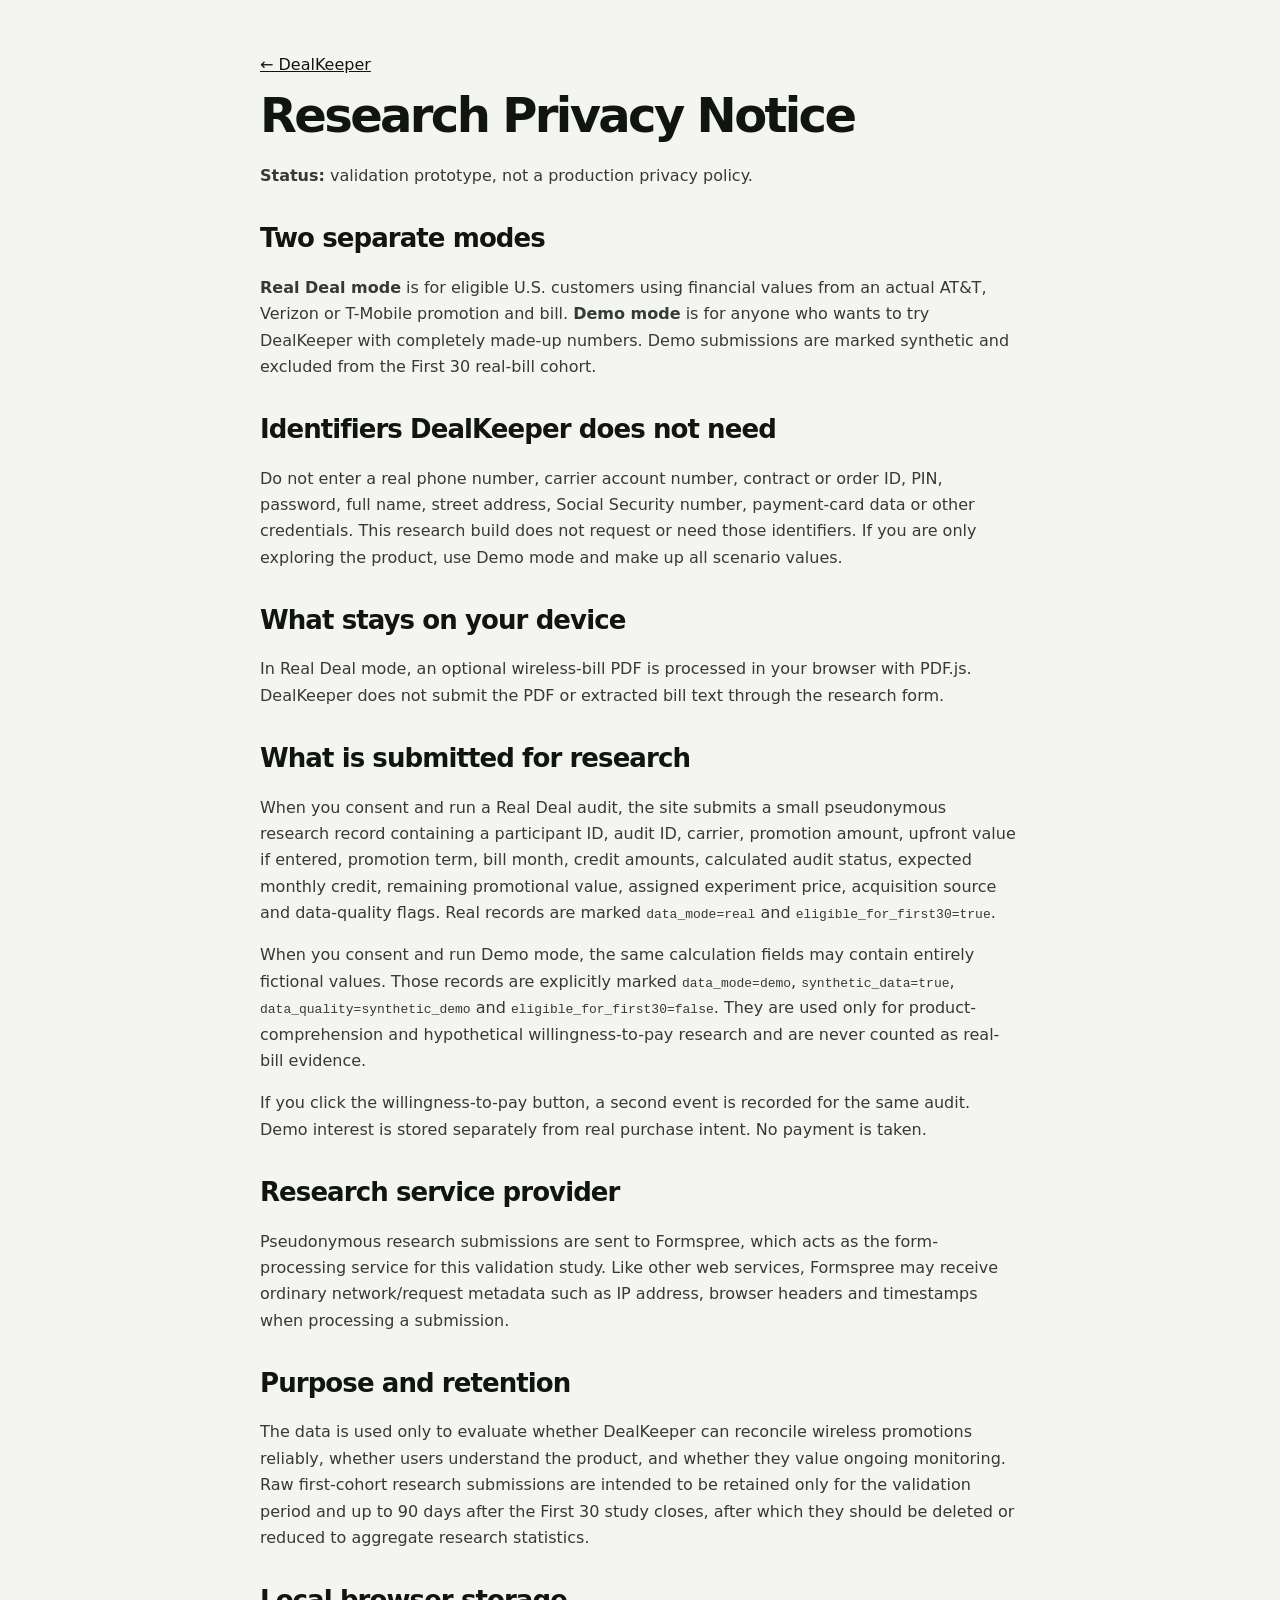
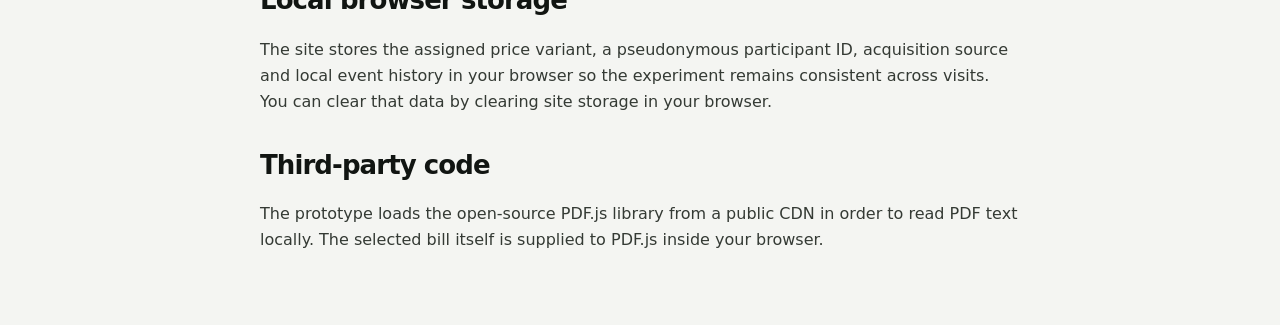
<file: privacy.html>
<!doctype html><html><head><meta charset="utf-8"><meta name="viewport" content="width=device-width,initial-scale=1"><title>DealKeeper Research Privacy</title><link rel="stylesheet" href="styles.css"></head><body><main class="container prose">
<a href="index.html">← DealKeeper</a>
<h1>Research Privacy Notice</h1>
<p><strong>Status:</strong> validation prototype, not a production privacy policy.</p>
<h2>Two separate modes</h2>
<p><strong>Real Deal mode</strong> is for eligible U.S. customers using financial values from an actual AT&amp;T, Verizon or T-Mobile promotion and bill. <strong>Demo mode</strong> is for anyone who wants to try DealKeeper with completely made-up numbers. Demo submissions are marked synthetic and excluded from the First 30 real-bill cohort.</p>
<h2>Identifiers DealKeeper does not need</h2>
<p>Do not enter a real phone number, carrier account number, contract or order ID, PIN, password, full name, street address, Social Security number, payment-card data or other credentials. This research build does not request or need those identifiers. If you are only exploring the product, use Demo mode and make up all scenario values.</p>
<h2>What stays on your device</h2>
<p>In Real Deal mode, an optional wireless-bill PDF is processed in your browser with PDF.js. DealKeeper does not submit the PDF or extracted bill text through the research form.</p>
<h2>What is submitted for research</h2>
<p>When you consent and run a Real Deal audit, the site submits a small pseudonymous research record containing a participant ID, audit ID, carrier, promotion amount, upfront value if entered, promotion term, bill month, credit amounts, calculated audit status, expected monthly credit, remaining promotional value, assigned experiment price, acquisition source and data-quality flags. Real records are marked <code>data_mode=real</code> and <code>eligible_for_first30=true</code>.</p>
<p>When you consent and run Demo mode, the same calculation fields may contain entirely fictional values. Those records are explicitly marked <code>data_mode=demo</code>, <code>synthetic_data=true</code>, <code>data_quality=synthetic_demo</code> and <code>eligible_for_first30=false</code>. They are used only for product-comprehension and hypothetical willingness-to-pay research and are never counted as real-bill evidence.</p>
<p>If you click the willingness-to-pay button, a second event is recorded for the same audit. Demo interest is stored separately from real purchase intent. No payment is taken.</p>
<h2>Research service provider</h2>
<p>Pseudonymous research submissions are sent to Formspree, which acts as the form-processing service for this validation study. Like other web services, Formspree may receive ordinary network/request metadata such as IP address, browser headers and timestamps when processing a submission.</p>
<h2>Purpose and retention</h2>
<p>The data is used only to evaluate whether DealKeeper can reconcile wireless promotions reliably, whether users understand the product, and whether they value ongoing monitoring. Raw first-cohort research submissions are intended to be retained only for the validation period and up to 90 days after the First 30 study closes, after which they should be deleted or reduced to aggregate research statistics.</p>
<h2>Local browser storage</h2>
<p>The site stores the assigned price variant, a pseudonymous participant ID, acquisition source and local event history in your browser so the experiment remains consistent across visits. You can clear that data by clearing site storage in your browser.</p>
<h2>Third-party code</h2>
<p>The prototype loads the open-source PDF.js library from a public CDN in order to read PDF text locally. The selected bill itself is supplied to PDF.js inside your browser.</p>
</main></body></html>
</file>
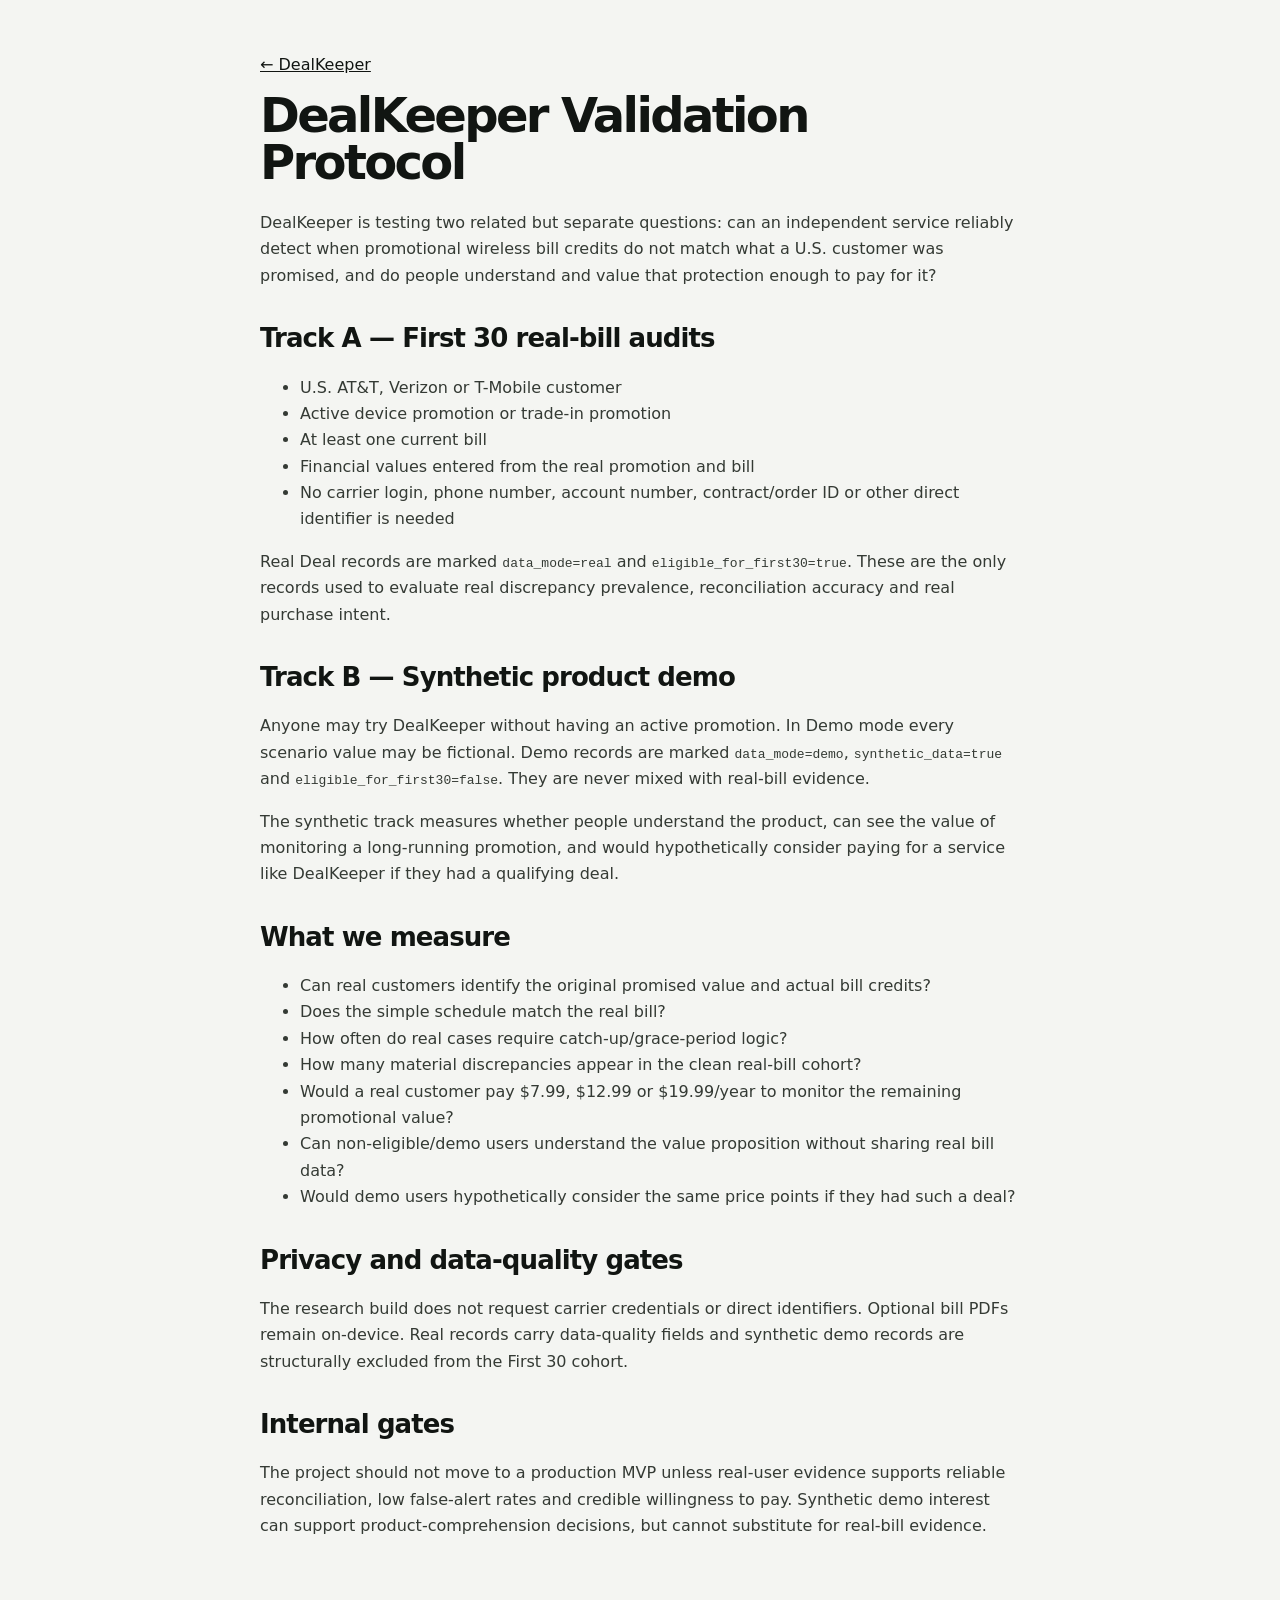
<file: research.html>
<!doctype html><html><head><meta charset="utf-8"><meta name="viewport" content="width=device-width,initial-scale=1"><title>DealKeeper — Research Protocol</title><link rel="stylesheet" href="styles.css"></head><body><main class="container prose">
<a href="index.html">← DealKeeper</a>
<h1>DealKeeper Validation Protocol</h1>
<p>DealKeeper is testing two related but separate questions: can an independent service reliably detect when promotional wireless bill credits do not match what a U.S. customer was promised, and do people understand and value that protection enough to pay for it?</p>
<h2>Track A — First 30 real-bill audits</h2>
<ul><li>U.S. AT&amp;T, Verizon or T-Mobile customer</li><li>Active device promotion or trade-in promotion</li><li>At least one current bill</li><li>Financial values entered from the real promotion and bill</li><li>No carrier login, phone number, account number, contract/order ID or other direct identifier is needed</li></ul>
<p>Real Deal records are marked <code>data_mode=real</code> and <code>eligible_for_first30=true</code>. These are the only records used to evaluate real discrepancy prevalence, reconciliation accuracy and real purchase intent.</p>
<h2>Track B — Synthetic product demo</h2>
<p>Anyone may try DealKeeper without having an active promotion. In Demo mode every scenario value may be fictional. Demo records are marked <code>data_mode=demo</code>, <code>synthetic_data=true</code> and <code>eligible_for_first30=false</code>. They are never mixed with real-bill evidence.</p>
<p>The synthetic track measures whether people understand the product, can see the value of monitoring a long-running promotion, and would hypothetically consider paying for a service like DealKeeper if they had a qualifying deal.</p>
<h2>What we measure</h2>
<ul><li>Can real customers identify the original promised value and actual bill credits?</li><li>Does the simple schedule match the real bill?</li><li>How often do real cases require catch-up/grace-period logic?</li><li>How many material discrepancies appear in the clean real-bill cohort?</li><li>Would a real customer pay $7.99, $12.99 or $19.99/year to monitor the remaining promotional value?</li><li>Can non-eligible/demo users understand the value proposition without sharing real bill data?</li><li>Would demo users hypothetically consider the same price points if they had such a deal?</li></ul>
<h2>Privacy and data-quality gates</h2>
<p>The research build does not request carrier credentials or direct identifiers. Optional bill PDFs remain on-device. Real records carry data-quality fields and synthetic demo records are structurally excluded from the First 30 cohort.</p>
<h2>Internal gates</h2>
<p>The project should not move to a production MVP unless real-user evidence supports reliable reconciliation, low false-alert rates and credible willingness to pay. Synthetic demo interest can support product-comprehension decisions, but cannot substitute for real-bill evidence.</p>
</main></body></html>
</file>
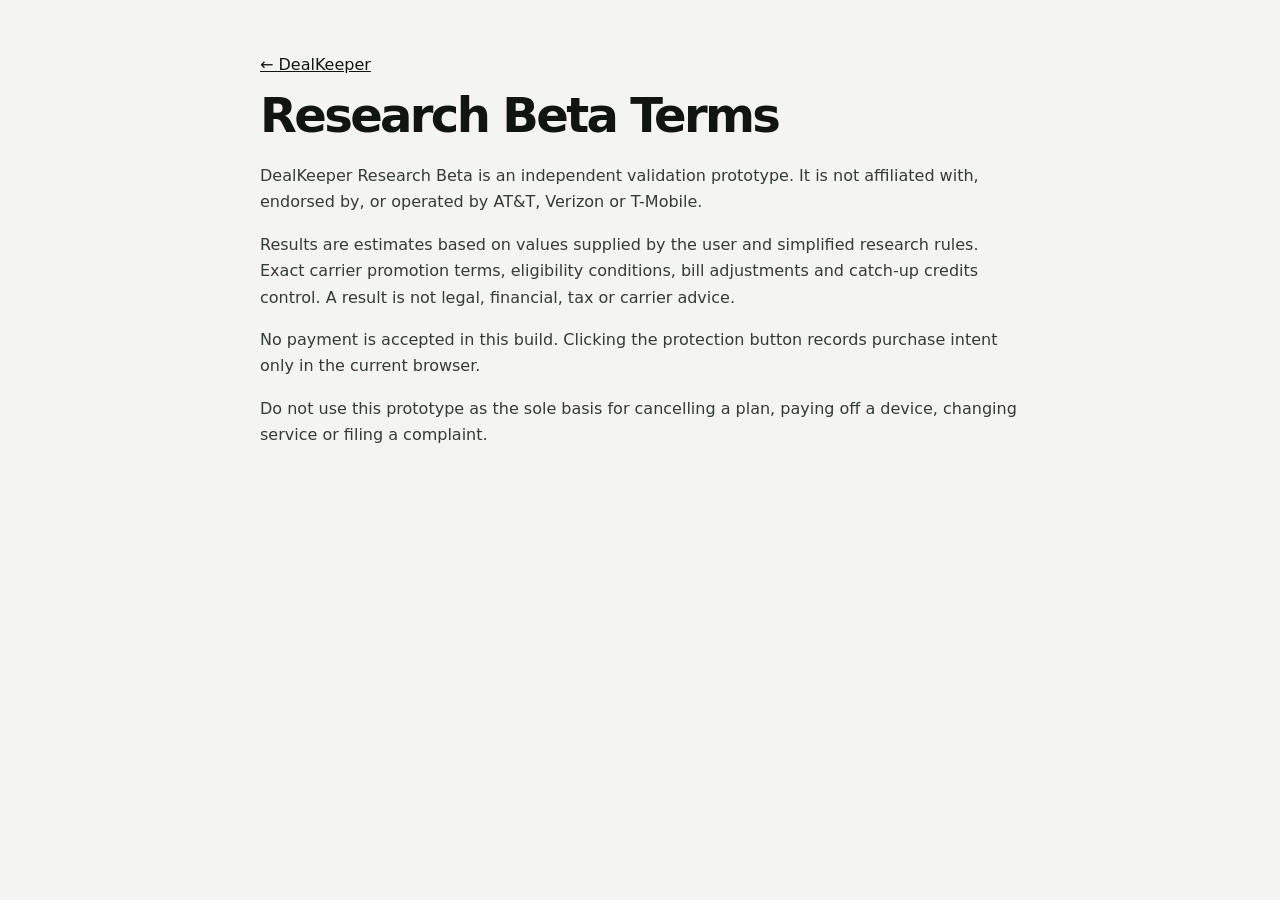
<file: terms.html>
<!doctype html><html><head><meta charset="utf-8"><meta name="viewport" content="width=device-width,initial-scale=1"><title>DealKeeper Research Terms</title><link rel="stylesheet" href="styles.css"></head><body><main class="container prose">
<a href="index.html">← DealKeeper</a>
<h1>Research Beta Terms</h1>
<p>DealKeeper Research Beta is an independent validation prototype. It is not affiliated with, endorsed by, or operated by AT&amp;T, Verizon or T-Mobile.</p>
<p>Results are estimates based on values supplied by the user and simplified research rules. Exact carrier promotion terms, eligibility conditions, bill adjustments and catch-up credits control. A result is not legal, financial, tax or carrier advice.</p>
<p>No payment is accepted in this build. Clicking the protection button records purchase intent only in the current browser.</p>
<p>Do not use this prototype as the sole basis for cancelling a plan, paying off a device, changing service or filing a complaint.</p>
</main></body></html>
</file>
<file: styles.css>
*{box-sizing:border-box}
:root{
  --bg:#f4f5f2;--ink:#111512;--muted:#5f665f;--line:#d9ded8;--paper:#fff;
  --good:#176b43;--warn:#9a6500;--bad:#aa2e25;--accent:#171a18;
}
html{scroll-behavior:smooth}
body{margin:0;font-family:Inter,ui-sans-serif,system-ui,-apple-system,BlinkMacSystemFont,"Segoe UI",sans-serif;background:var(--bg);color:var(--ink)}
a{color:inherit}
.container{width:min(960px,calc(100% - 34px));margin:0 auto}
.nav{position:sticky;top:0;background:rgba(244,245,242,.94);backdrop-filter:blur(12px);border-bottom:1px solid var(--line);z-index:5}
.nav-inner{min-height:64px;display:flex;align-items:center;justify-content:space-between;gap:20px}
.brand{font-weight:900;letter-spacing:-.02em}.brand span{font-size:12px;font-weight:700;color:var(--muted);margin-left:8px}
nav{display:flex;gap:18px;font-size:14px}nav a{text-decoration:none}
.hero{padding:86px 0 50px}
.eyebrow,.step,.small-label{font-size:12px;letter-spacing:.12em;font-weight:900;color:var(--muted)}
h1{font-size:clamp(42px,7vw,76px);line-height:.98;letter-spacing:-.055em;max-width:900px;margin:18px 0 24px}
h2{font-size:clamp(28px,4vw,42px);line-height:1.05;letter-spacing:-.035em;margin:8px 0 22px}
h3{font-size:22px;letter-spacing:-.02em}
.lede{max-width:750px;font-size:21px;line-height:1.5;color:#414741}
.trust-row{display:flex;flex-wrap:wrap;gap:10px 20px;color:var(--muted);font-size:14px;margin:26px 0}
.cta,.button{display:inline-flex;align-items:center;justify-content:center;border:0;border-radius:12px;padding:14px 19px;font-weight:850;text-decoration:none;cursor:pointer;font-size:15px}
.cta,.primary{background:var(--accent);color:#fff}
.secondary{background:#e9ece8;color:var(--ink)}
.ghost{background:transparent;color:var(--ink);border:1px solid var(--line)}
.section{padding:25px 0}
.money-card,.panel,.result-card{background:var(--paper);border:1px solid var(--line);border-radius:22px;box-shadow:0 12px 36px rgba(28,34,29,.04)}
.money-card{padding:28px;display:grid;grid-template-columns:1fr auto 1fr;gap:24px;align-items:center}
.money{font-size:32px;font-weight:950;letter-spacing:-.04em;margin:7px 0}.arrow{font-size:22px;font-weight:900;color:#9ba29b;text-transform:uppercase}
.panel{padding:28px;margin:18px 0}.grid{display:grid;gap:16px}.two{grid-template-columns:1fr 1fr}
label{display:flex;flex-direction:column;gap:7px;font-size:14px;font-weight:750}
input,select,textarea{width:100%;border:1px solid #cbd1cb;border-radius:11px;padding:13px 14px;background:#fff;color:var(--ink);font:inherit}
input:focus,select:focus,textarea:focus{outline:2px solid #202420;outline-offset:1px}
.details{margin-top:19px;border-top:1px solid #ecefec;padding-top:15px}.details summary{cursor:pointer;font-weight:800}
.hint{font-size:13px;line-height:1.5;color:var(--muted)}
.upload-box{margin-top:18px;border:1px dashed #bfc6bf;padding:18px;border-radius:13px;display:flex;gap:14px;align-items:center}
.upload-box input{width:auto}
.checkbox{flex-direction:row;align-items:flex-start;font-weight:500;line-height:1.5}.checkbox input{width:18px;height:18px;margin-top:2px}
.consent-panel .button{margin-top:18px;width:100%}.error{color:var(--bad);margin-top:10px;font-weight:700}
.result-card{padding:30px;margin:22px 0}
.status-line{display:flex;justify-content:space-between;gap:12px;align-items:center}
.pill{border-radius:999px;padding:7px 11px;font-size:12px;font-weight:950;background:#dff2e8;color:var(--good)}
.pill.warn{background:#fff0cd;color:var(--warn)}.pill.bad{background:#f9dcd9;color:var(--bad)}
.confidence{font-size:12px;color:var(--muted)}
.metrics{display:grid;grid-template-columns:repeat(4,1fr);gap:10px;margin:24px 0}
.metrics div{background:#f4f5f2;border-radius:14px;padding:15px}.metrics span{display:block;color:var(--muted);font-size:12px}.metrics strong{display:block;font-size:22px;margin-top:5px}
.explanation{border-left:3px solid #c6ccc6;padding:4px 0 4px 16px;line-height:1.6}
.protection{margin-top:28px;background:#f0f2ee;border-radius:18px;padding:22px;display:grid;grid-template-columns:1.5fr .8fr;gap:25px;align-items:center}
.price-block{text-align:center}.price{font-size:28px;font-weight:950;margin-bottom:10px}.price-block .button{width:100%}
.thankyou{margin-top:12px;background:#e7f5ed;padding:13px;border-radius:10px;color:var(--good);font-weight:750}
.research-share .button{margin-right:8px;margin-bottom:8px}
.mode-panel{overflow:hidden}
.mode-grid{display:grid;grid-template-columns:1fr 1fr;gap:14px;margin:18px 0}
.mode-card{appearance:none;text-align:left;border:1px solid var(--line);border-radius:16px;background:#f8f9f7;padding:20px;cursor:pointer;color:var(--ink);font:inherit;transition:border-color .15s ease,box-shadow .15s ease,transform .15s ease}
.mode-card:hover{transform:translateY(-1px);box-shadow:0 8px 22px rgba(28,34,29,.06)}
.mode-card.active{border:2px solid var(--accent);background:#fff;box-shadow:0 10px 28px rgba(28,34,29,.08)}
.mode-title{display:block;font-size:20px;font-weight:950;letter-spacing:-.02em;margin-bottom:8px}
.mode-copy{display:block;font-size:14px;line-height:1.5;color:#454b45}
.mode-tag{display:inline-block;margin-top:14px;border-radius:999px;padding:6px 9px;background:#e9ece8;color:#3d443e;font-size:11px;font-weight:850}
.mode-card.active .mode-tag{background:#171a18;color:#fff}
.privacy-banner{margin-top:16px;padding:14px 16px;border-radius:13px;background:#f0f2ee;font-size:13px;line-height:1.55;color:#454b45}
.demo-tools{margin-top:18px;padding-top:16px;border-top:1px solid #ecefec;display:flex;align-items:center;gap:14px;flex-wrap:wrap}
.demo-tools[hidden]{display:none}
footer{border-top:1px solid var(--line);margin-top:50px}.footer-inner{padding:30px 0;display:flex;justify-content:space-between;gap:20px;color:var(--muted);font-size:13px}.footer-inner a{margin-left:15px}
.prose{padding:55px 0;max-width:760px}.prose h1{font-size:48px}.prose h2{font-size:26px;margin-top:36px}.prose p,.prose li{line-height:1.65;color:#343a34}
@media(max-width:720px){
 nav{display:none}.hero{padding-top:55px}.money-card{grid-template-columns:1fr}.arrow{justify-self:start}
 .two,.metrics,.protection,.mode-grid{grid-template-columns:1fr}.footer-inner{flex-direction:column}.footer-inner a{margin:0 15px 0 0}
 .mode-card{padding:17px}
}
</file>
